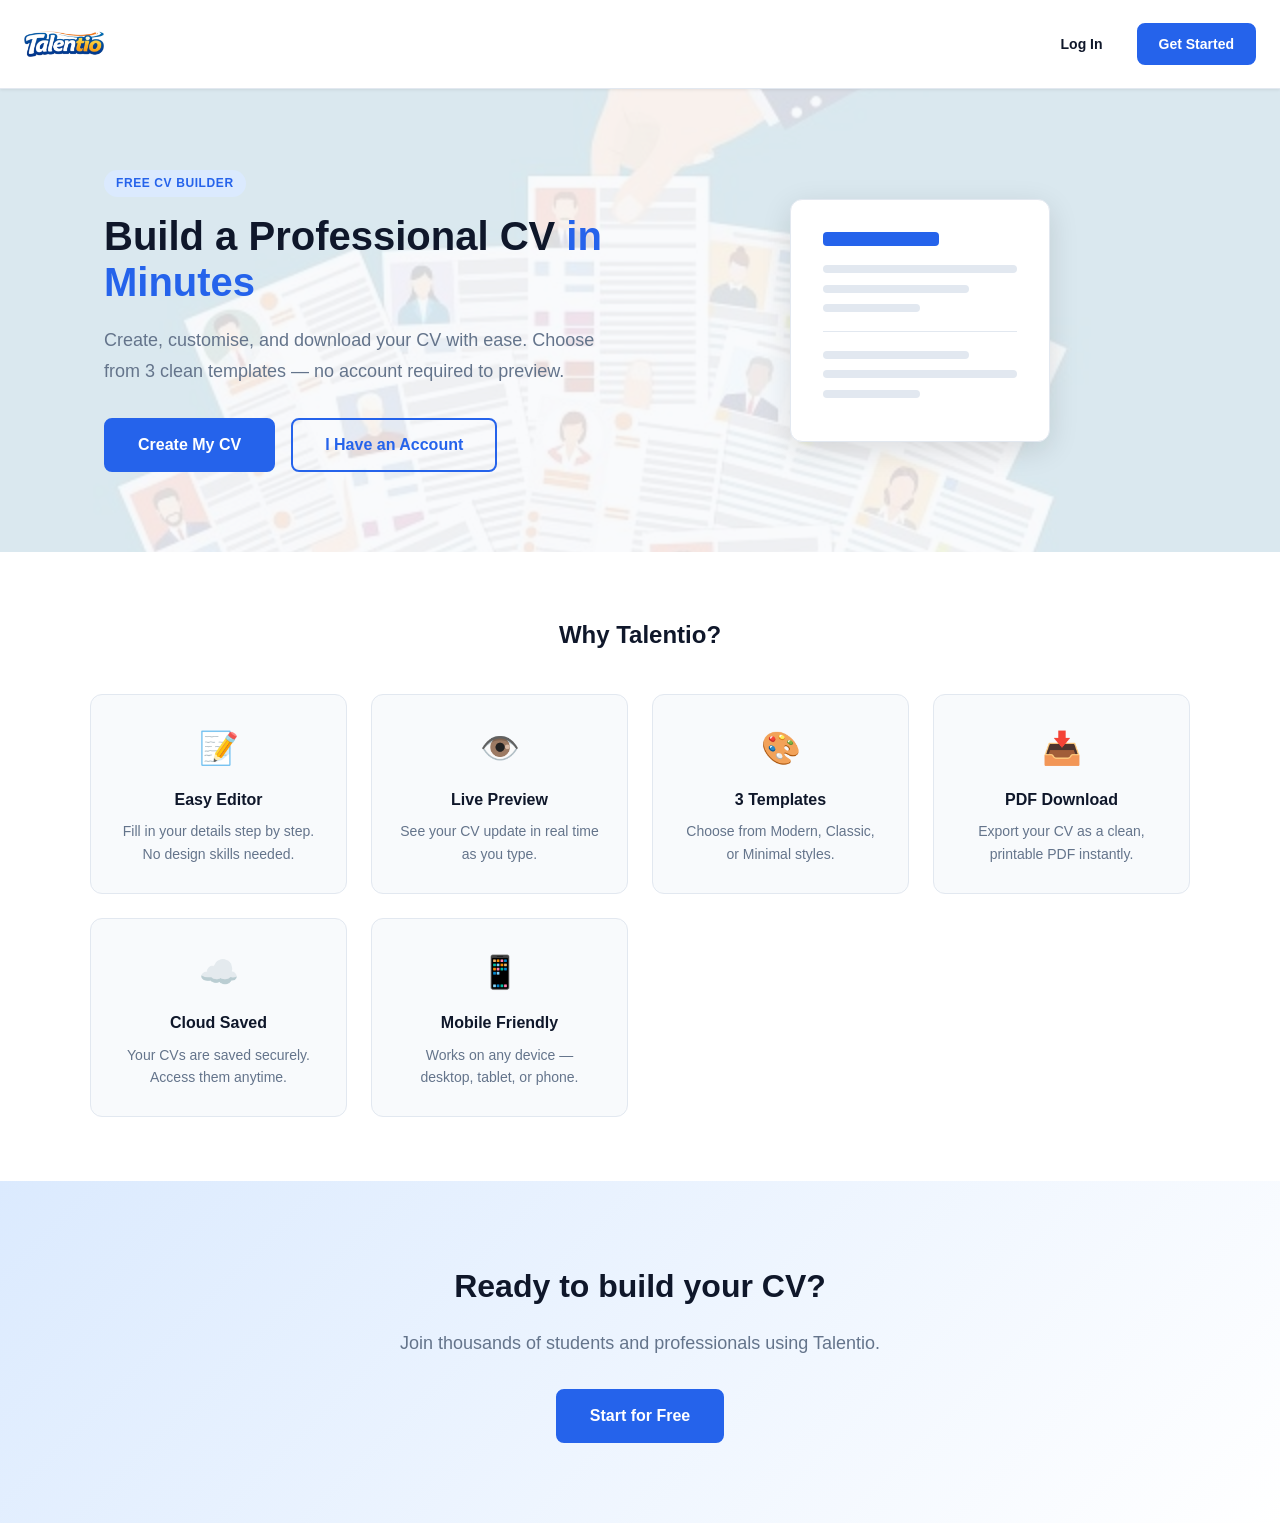
<file: frontend/index.html>
<!DOCTYPE html>
<html lang="en">
<head>
  <meta charset="UTF-8" />
  <meta name="viewport" content="width=device-width, initial-scale=1.0" />
  <meta name="description" content="Talentio — Build a professional CV in minutes." />
  <title>Talentio — Build Your CV Fast</title>
  <link rel="icon" type="image/png" href="public/favicon.png" />
  <link rel="stylesheet" href="assets/css/base.css" />
  <link rel="stylesheet" href="assets/css/responsive.css" />
</head>
<body>

  <!-- NAVBAR -->
  <nav class="navbar" role="navigation" aria-label="Main navigation">
    <div class="nav-brand">
      <a href="index.html" aria-label="Talentio Home" style="display: flex; align-items: center;">
        <img src="public/logo.png" alt="Talentio Logo" style="height: 4em; width: 4em; object-fit: contain; vertical-align: middle;" />
      </a>
    </div>
    <div class="nav-links">
      <a href="login.html" class="btn btn-ghost">Log In</a>
      <a href="register.html" class="btn btn-primary">Get Started</a>
    </div>
  </nav>

  <!-- HERO -->
  <main>
    <section class="hero" aria-labelledby="hero-heading">
      <div class="hero-content">
        <span class="hero-badge">Free CV Builder</span>
        <h1 id="hero-heading">Build a Professional CV <span class="highlight">in Minutes</span></h1>
        <p class="hero-subtitle">
          Create, customise, and download your CV with ease.
          Choose from 3 clean templates — no account required to preview.
        </p>
        <div class="hero-actions">
          <a href="register.html" class="btn btn-primary btn-lg">Create My CV</a>
          <a href="login.html" class="btn btn-outline btn-lg">I Have an Account</a>
        </div>
      </div>
      <div class="hero-image" aria-hidden="true">
        <div class="cv-mockup">
          <div class="mockup-header"></div>
          <div class="mockup-line long"></div>
          <div class="mockup-line medium"></div>
          <div class="mockup-line short"></div>
          <div class="mockup-divider"></div>
          <div class="mockup-line medium"></div>
          <div class="mockup-line long"></div>
          <div class="mockup-line short"></div>
        </div>
      </div>
    </section>

    <!-- FEATURES -->
    <section class="features" aria-labelledby="features-heading">
      <h2 id="features-heading" class="section-title">Why Talentio?</h2>
      <div class="features-grid">
        <article class="feature-card">
          <span class="feature-icon" aria-hidden="true">📝</span>
          <h3>Easy Editor</h3>
          <p>Fill in your details step by step. No design skills needed.</p>
        </article>
        <article class="feature-card">
          <span class="feature-icon" aria-hidden="true">👁️</span>
          <h3>Live Preview</h3>
          <p>See your CV update in real time as you type.</p>
        </article>
        <article class="feature-card">
          <span class="feature-icon" aria-hidden="true">🎨</span>
          <h3>3 Templates</h3>
          <p>Choose from Modern, Classic, or Minimal styles.</p>
        </article>
        <article class="feature-card">
          <span class="feature-icon" aria-hidden="true">📥</span>
          <h3>PDF Download</h3>
          <p>Export your CV as a clean, printable PDF instantly.</p>
        </article>
        <article class="feature-card">
          <span class="feature-icon" aria-hidden="true">☁️</span>
          <h3>Cloud Saved</h3>
          <p>Your CVs are saved securely. Access them anytime.</p>
        </article>
        <article class="feature-card">
          <span class="feature-icon" aria-hidden="true">📱</span>
          <h3>Mobile Friendly</h3>
          <p>Works on any device — desktop, tablet, or phone.</p>
        </article>
      </div>
    </section>

    <!-- CTA -->
    <section class="cta-section" aria-labelledby="cta-heading">
      <h2 id="cta-heading">Ready to build your CV?</h2>
      <p>Join thousands of students and professionals using Talentio.</p>
      <a href="register.html" class="btn btn-primary btn-lg">Start for Free</a>
    </section>
  </main>
  <script type="module" src="assets/js/modules/homeGuard.js"></script>
</body>
</html>
</file>
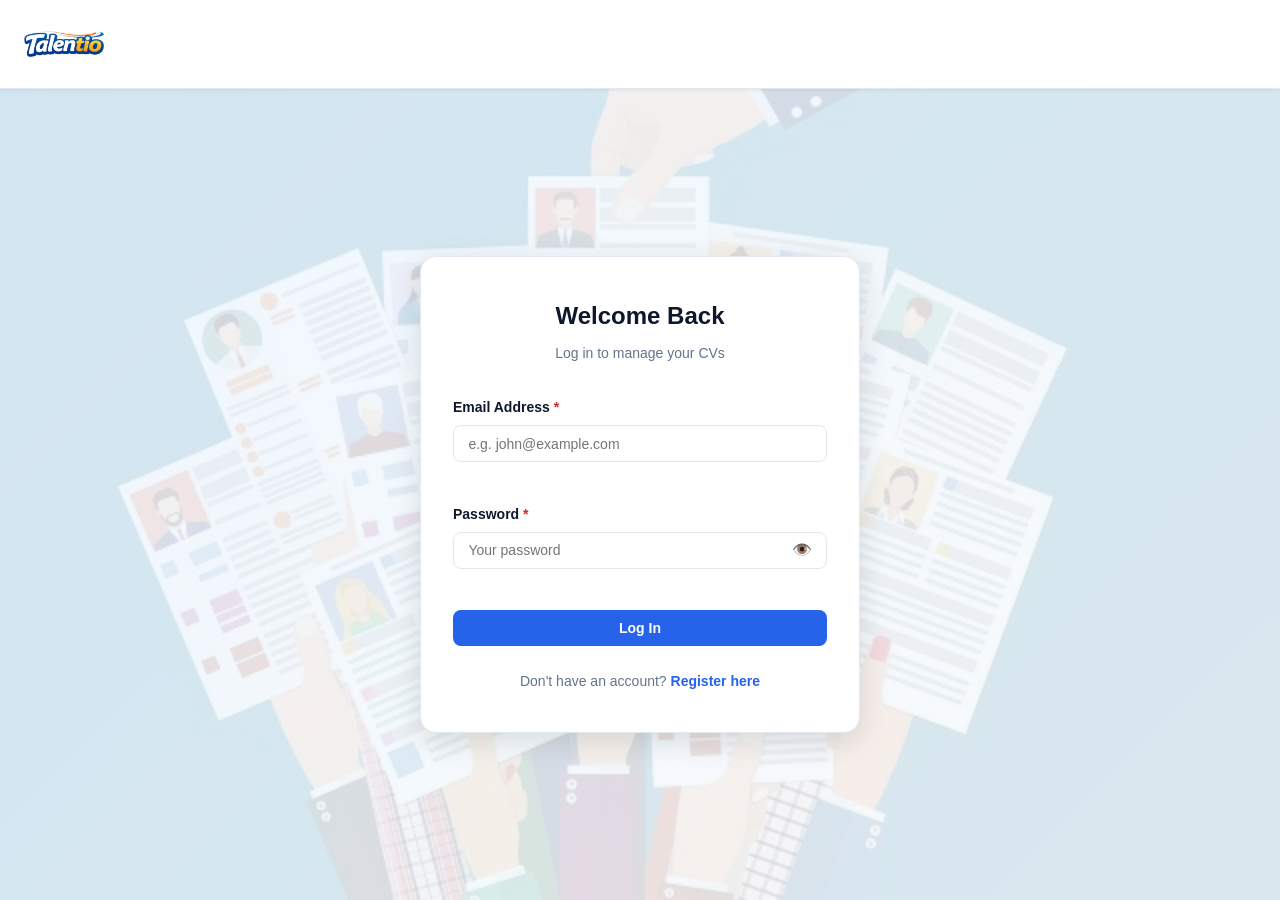
<file: frontend/dashboard.html>
<!DOCTYPE html>
<html lang="en">
<head>
  <meta charset="UTF-8" />
  <meta name="viewport" content="width=device-width, initial-scale=1.0" />
  <meta name="description" content="Your Talentio dashboard — manage all your CVs." />
  <title>Dashboard — Talentio</title>
  <link rel="icon" type="image/png" href="public/favicon.png" />
  <link rel="stylesheet" href="assets/css/base.css" />
  <link rel="stylesheet" href="assets/css/dashboard.css" />
  <link rel="stylesheet" href="assets/css/responsive.css" />
</head>
<body>

  <!-- NAVBAR -->
  <nav class="navbar" role="navigation" aria-label="Main navigation">
    <div class="nav-brand">
      <a href="index.html" aria-label="Talentio Home" style="display: flex; align-items: center;">
        <img src="public/logo.png" alt="Talentio Logo" style="height: 4em; width: 4em; object-fit: contain; vertical-align: middle;" />
      </a>
    </div>
    <div class="nav-links">
      <a class="btn btn-outline" href="profile.html">Profile</a>
      <span class="nav-user" id="nav-user-name" aria-live="polite"></span>
      <button class="btn btn-ghost" id="logout-btn" aria-label="Log out">Log Out</button>
    </div>
  </nav>

  <!-- MAIN -->
  <main class="dashboard-container">

    <!-- Header -->
    <header class="dashboard-header">
      <div>
        <h1 id="dashboard-greeting">My CVs</h1>
        <p class="dashboard-sub">Create, edit, and manage all your CVs in one place.</p>
      </div>
      <button class="btn btn-primary" id="create-cv-btn" aria-label="Create a new CV">
        + New CV
      </button>
    </header>

    <!-- Alert -->
    <div id="alert-box" class="alert hidden" role="alert" aria-live="polite"></div>

    <!-- Loading State -->
    <div id="loading-state" class="loading-state" aria-live="polite" aria-label="Loading CVs">
      <div class="spinner" aria-hidden="true"></div>
      <p>Loading your CVs...</p>
    </div>

    <!-- Empty State -->
    <div id="empty-state" class="empty-state hidden" aria-live="polite">
      <span class="empty-icon" aria-hidden="true">📄</span>
      <h2>No CVs yet</h2>
      <p>Click <strong>New CV</strong> to create your first CV.</p>
      <button class="btn btn-primary" id="empty-create-btn" aria-label="Create your first CV">
        Create My First CV
      </button>
    </div>

    <!-- CV Grid -->
    <section id="cv-grid" class="cv-grid hidden" aria-label="Your saved CVs">
      <!-- CV cards injected by dashboard.js -->
    </section>

    <!-- Sample CVs -->
    <section class="sample-section" aria-label="Sample CVs">
      <div class="sample-header">
        <h2>Sample CVs</h2>
        <p class="sample-sub">Preview polished examples from our library.</p>
      </div>
      <div class="sample-grid">
        <a class="sample-card" href="public/samples/sample1.pdf" target="_blank" rel="noopener">
          <span class="sample-title">Sample 1</span>
          <span class="sample-meta">Modern layout · PDF</span>
        </a>
        <a class="sample-card" href="public/samples/sample2.pdf" target="_blank" rel="noopener">
          <span class="sample-title">Sample 2</span>
          <span class="sample-meta">Classic layout · PDF</span>
        </a>
        <a class="sample-card" href="public/samples/sample3.pdf" target="_blank" rel="noopener">
          <span class="sample-title">Sample 3</span>
          <span class="sample-meta">Minimal layout · PDF</span>
        </a>
        <a class="sample-card" href="public/samples/sample4.pdf" target="_blank" rel="noopener">
          <span class="sample-title">Sample 4</span>
          <span class="sample-meta">Sidebar layout · PDF</span>
        </a>
        <a class="sample-card" href="public/samples/sample5.pdf" target="_blank" rel="noopener">
          <span class="sample-title">Sample 5</span>
          <span class="sample-meta">Slate layout · PDF</span>
        </a>
      </div>
    </section>

  </main>

  <!-- Delete Confirmation Modal -->
  <div id="delete-modal" class="modal hidden" role="dialog" aria-modal="true" aria-labelledby="modal-title">
    <div class="modal-overlay" id="modal-overlay"></div>
    <div class="modal-content">
      <h2 id="modal-title">Delete CV?</h2>
      <p>Are you sure you want to delete <strong id="modal-cv-title"></strong>? This cannot be undone.</p>
      <div class="modal-actions">
        <button class="btn btn-ghost" id="modal-cancel-btn">Cancel</button>
        <button class="btn btn-danger" id="modal-confirm-btn">Delete</button>
      </div>
    </div>
  </div>
  <script type="module" src="assets/js/modules/dashboard.js"></script>
</body>
</html>
</file>
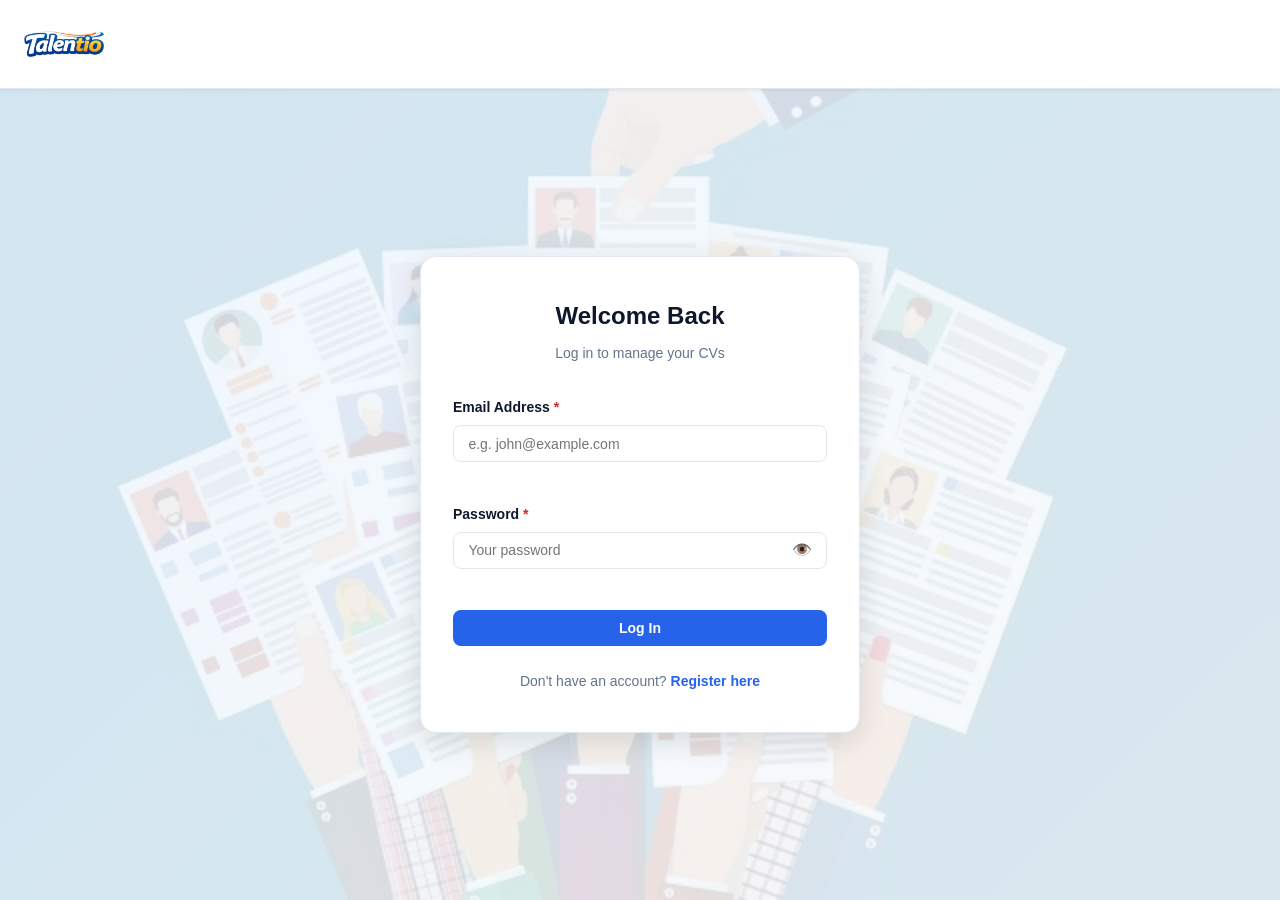
<file: frontend/login.html>
<!DOCTYPE html>
<html lang="en">
<head>
  <meta charset="UTF-8" />
  <meta name="viewport" content="width=device-width, initial-scale=1.0" />
  <meta name="description" content="Log in to your Talentio account." />
  <title>Log In — Talentio</title>
  <link rel="icon" type="image/png" href="public/favicon.png" />
  <link rel="stylesheet" href="assets/css/base.css" />
  <link rel="stylesheet" href="assets/css/auth.css" />
  <link rel="stylesheet" href="assets/css/responsive.css" />
</head>
<body class="auth-page">

  <nav class="navbar" role="navigation" aria-label="Main navigation">
    <div class="nav-brand">
      <a href="index.html" aria-label="Talentio Home" style="display: flex; align-items: center;">
        <img src="public/logo.png" alt="Talentio Logo" style="height: 4em; width: 4em; object-fit: contain; vertical-align: middle;" />
      </a>
    </div>
  </nav>

  <main class="auth-container">
    <div class="auth-card">
      <div class="auth-header">
        <h1>Welcome Back</h1>
        <p>Log in to manage your CVs</p>
      </div>

      <div id="alert-box" class="alert hidden" role="alert" aria-live="polite"></div>

      <form id="login-form" class="auth-form" novalidate aria-label="Login form">

        <div class="form-group">
          <label for="email">Email Address <span class="required" aria-hidden="true">*</span></label>
          <input
            type="email"
            id="email"
            name="email"
            placeholder="e.g. john@example.com"
            autocomplete="email"
            required
            aria-required="true"
            aria-describedby="email-error"
          />
          <span class="field-error" id="email-error" role="alert"></span>
        </div>

        <div class="form-group">
          <label for="password">Password <span class="required" aria-hidden="true">*</span></label>
          <div class="input-with-toggle">
            <input
              type="password"
              id="password"
              name="password"
              placeholder="Your password"
              autocomplete="current-password"
              required
              aria-required="true"
              aria-describedby="password-error"
            />
            <button type="button" class="toggle-password" aria-label="Toggle password visibility" data-target="password">
              👁️
            </button>
          </div>
          <span class="field-error" id="password-error" role="alert"></span>
        </div>

        <button type="submit" class="btn btn-primary btn-full" id="login-btn">
          <span class="btn-text">Log In</span>
          <span class="btn-spinner hidden" aria-hidden="true">⏳</span>
        </button>

      </form>

      <div class="auth-footer">
        <p>Don't have an account? <a href="register.html">Register here</a></p>
      </div>
    </div>
  </main>

  <script type="module" src="assets/js/modules/auth.js"></script>
</body>
</html>
</file>
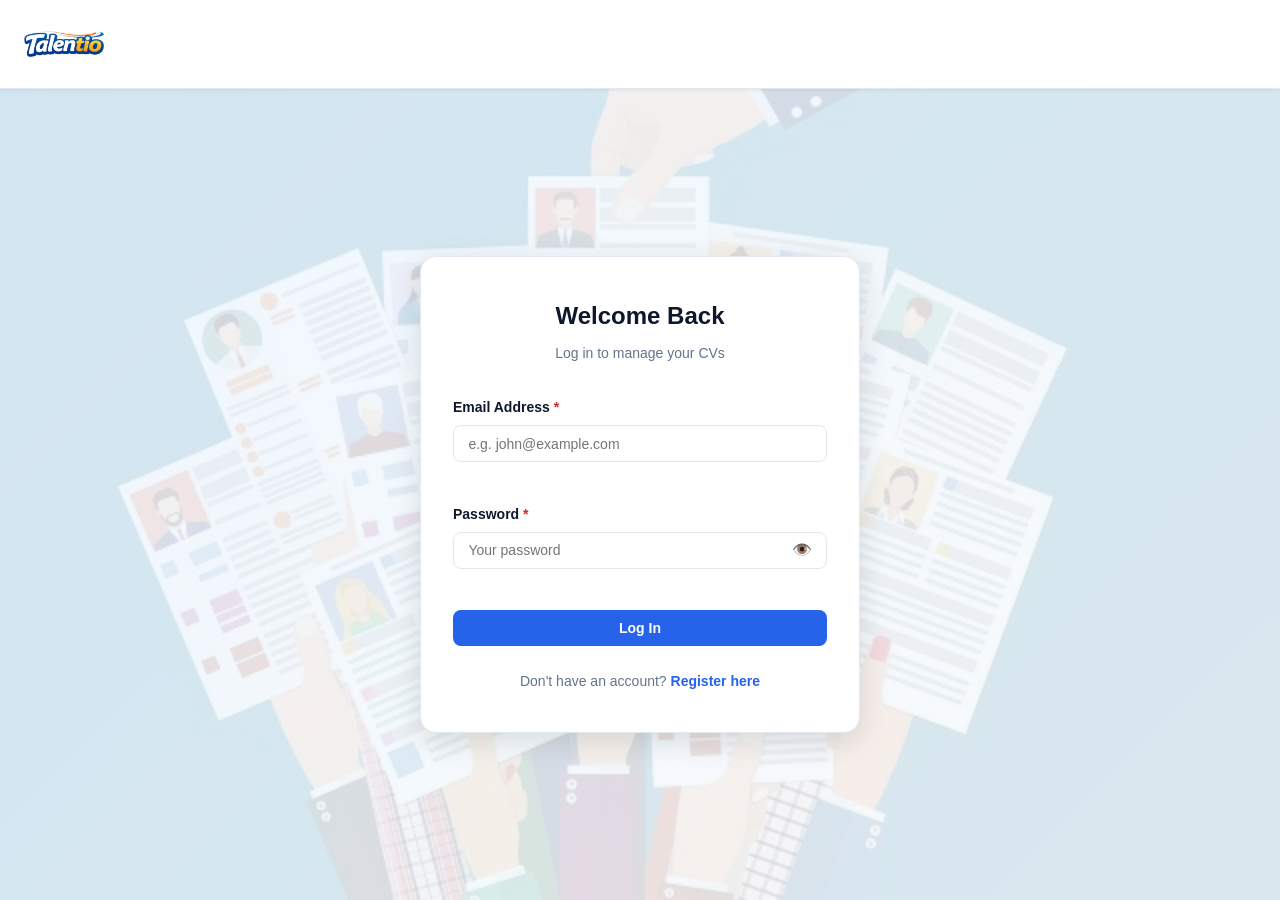
<file: frontend/profile.html>
<!DOCTYPE html>
<html lang="en">
<head>
  <meta charset="UTF-8" />
  <meta name="viewport" content="width=device-width, initial-scale=1.0" />
  <meta name="description" content="Update your Talentio profile details." />
  <title>Profile — Talentio</title>
  <link rel="icon" type="image/png" href="public/favicon.png" />
  <link rel="stylesheet" href="assets/css/base.css" />
  <link rel="stylesheet" href="assets/css/profile.css" />
  <link rel="stylesheet" href="assets/css/responsive.css" />
</head>
<body>

  <nav class="navbar" role="navigation" aria-label="Main navigation">
    <div class="nav-brand">
      <a href="dashboard.html" aria-label="Back to dashboard" style="display: flex; align-items: center;">
        <img src="public/logo.png" alt="Talentio Logo" style="height: 4em; width: 4em; object-fit: contain; vertical-align: middle;" />
      </a>
    </div>
    <div class="nav-links">
      <a class="btn btn-outline" href="dashboard.html">← Dashboard</a>
      <button class="btn btn-ghost" id="logout-btn" aria-label="Log out">Log Out</button>
    </div>
  </nav>

  <main class="profile-container">
    <section class="profile-card" aria-label="Profile form">
      <div class="profile-header">
        <div>
          <p class="eyebrow">Account</p>
          <h1>Profile Settings</h1>
          <p class="sub">Update your name, email, or change your password.</p>
        </div>
      </div>

      <div id="alert-box" class="alert hidden" role="alert" aria-live="polite"></div>

      <form id="profile-form" class="profile-form" novalidate>
        <div class="form-grid">
          <div class="form-group">
            <label for="full_name">Full Name</label>
            <input type="text" id="full_name" name="full_name" placeholder="e.g. Alex Johnson" autocomplete="name" required />
          </div>
          <div class="form-group">
            <label for="email">Email</label>
            <input type="email" id="email" name="email" placeholder="you@example.com" autocomplete="email" required />
          </div>
        </div>

        <div class="divider">
          <span>Change Password</span>
        </div>

        <div class="form-grid">
          <div class="form-group">
            <label for="current_password">Current Password</label>
            <input type="password" id="current_password" name="current_password" autocomplete="current-password" placeholder="••••••••" />
          </div>
          <div class="form-group">
            <label for="new_password">New Password</label>
            <input type="password" id="new_password" name="new_password" autocomplete="new-password" placeholder="At least 8 characters" />
          </div>
          <div class="form-group">
            <label for="confirm_password">Confirm New Password</label>
            <input type="password" id="confirm_password" name="confirm_password" autocomplete="new-password" placeholder="Repeat new password" />
          </div>
        </div>

        <div class="actions">
          <button type="submit" class="btn btn-primary" id="save-btn">
            <span class="btn-text">Save Changes</span>
            <span class="btn-spinner hidden" aria-hidden="true">⏳</span>
          </button>
        </div>
      </form>
    </section>
  </main>

  <script type="module" src="assets/js/modules/profile.js"></script>
</body>
</html>
</file>
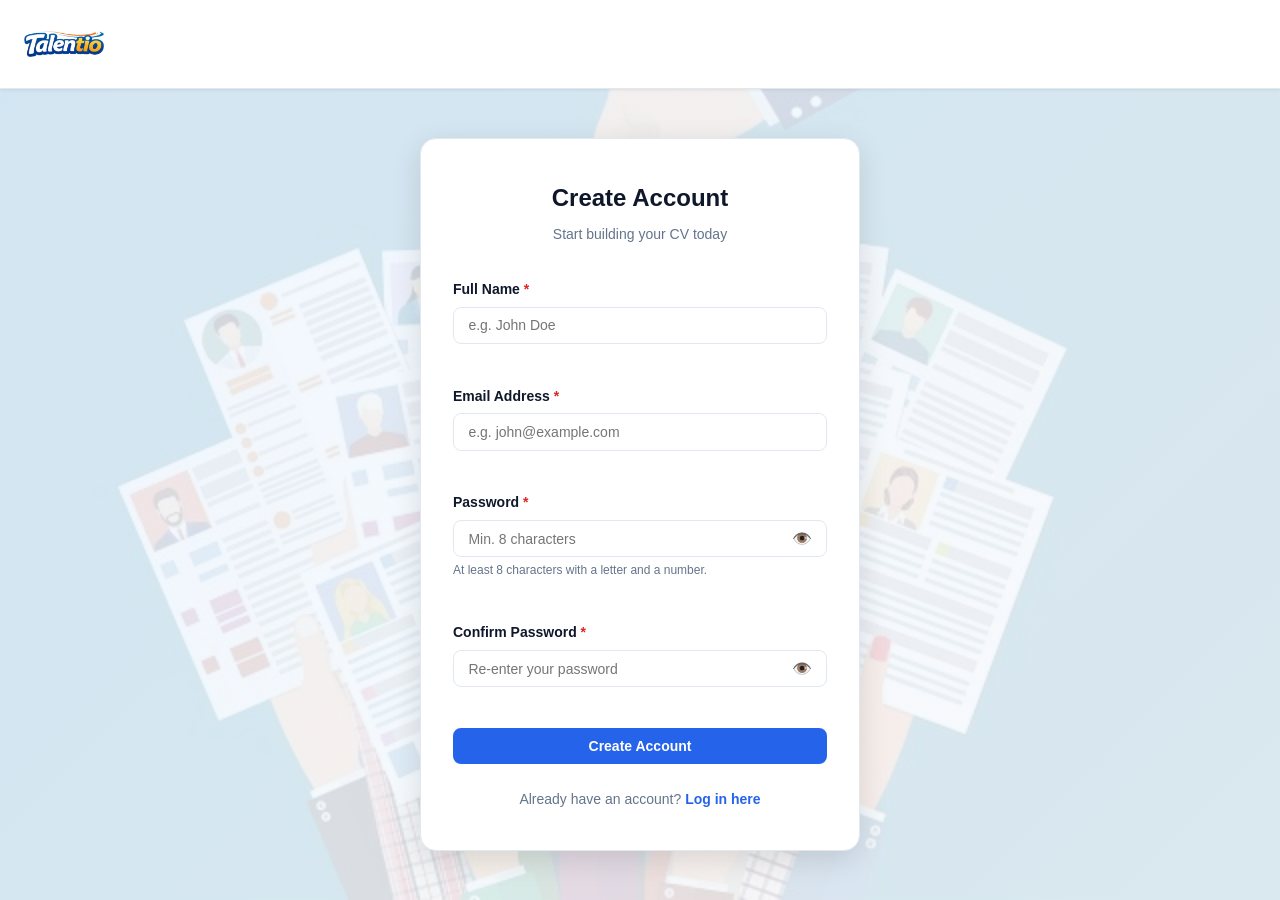
<file: frontend/register.html>
<!DOCTYPE html>
<html lang="en">
<head>
  <meta charset="UTF-8" />
  <meta name="viewport" content="width=device-width, initial-scale=1.0" />
  <meta name="description" content="Create a free Talentio account." />
  <title>Register — Talentio</title>
  <link rel="icon" type="image/png" href="public/favicon.png" />
  <link rel="stylesheet" href="assets/css/base.css" />
  <link rel="stylesheet" href="assets/css/auth.css" />
  <link rel="stylesheet" href="assets/css/responsive.css" />
</head>
<body class="auth-page">

  <nav class="navbar" role="navigation" aria-label="Main navigation">
    <div class="nav-brand">
      <a href="index.html" aria-label="Talentio Home" style="display: flex; align-items: center;">
        <img src="public/logo.png" alt="Talentio Logo" style="height: 4em; width: 4em; object-fit: contain; vertical-align: middle;" />
      </a>
    </div>
  </nav>

  <main class="auth-container">
    <div class="auth-card">
      <div class="auth-header">
        <h1>Create Account</h1>
        <p>Start building your CV today</p>
      </div>

      <!-- Alert Box -->
      <div id="alert-box" class="alert hidden" role="alert" aria-live="polite"></div>

      <form id="register-form" class="auth-form" novalidate aria-label="Register form">

        <div class="form-group">
          <label for="full-name">Full Name <span class="required" aria-hidden="true">*</span></label>
          <input
            type="text"
            id="full-name"
            name="full_name"
            placeholder="e.g. John Doe"
            autocomplete="name"
            required
            aria-required="true"
            aria-describedby="full-name-error"
          />
          <span class="field-error" id="full-name-error" role="alert"></span>
        </div>

        <div class="form-group">
          <label for="email">Email Address <span class="required" aria-hidden="true">*</span></label>
          <input
            type="email"
            id="email"
            name="email"
            placeholder="e.g. john@example.com"
            autocomplete="email"
            required
            aria-required="true"
            aria-describedby="email-error"
          />
          <span class="field-error" id="email-error" role="alert"></span>
        </div>

        <div class="form-group">
          <label for="password">Password <span class="required" aria-hidden="true">*</span></label>
          <div class="input-with-toggle">
            <input
              type="password"
              id="password"
              name="password"
              placeholder="Min. 8 characters"
              autocomplete="new-password"
              required
              aria-required="true"
              aria-describedby="password-error password-hint"
            />
            <button type="button" class="toggle-password" aria-label="Toggle password visibility" data-target="password">
              👁️
            </button>
          </div>
          <span class="field-hint" id="password-hint">At least 8 characters with a letter and a number.</span>
          <span class="field-error" id="password-error" role="alert"></span>
        </div>

        <div class="form-group">
          <label for="confirm-password">Confirm Password <span class="required" aria-hidden="true">*</span></label>
          <div class="input-with-toggle">
            <input
              type="password"
              id="confirm-password"
              name="confirm_password"
              placeholder="Re-enter your password"
              autocomplete="new-password"
              required
              aria-required="true"
              aria-describedby="confirm-password-error"
            />
            <button type="button" class="toggle-password" aria-label="Toggle confirm password visibility" data-target="confirm-password">
              👁️
            </button>
          </div>
          <span class="field-error" id="confirm-password-error" role="alert"></span>
        </div>

        <button type="submit" class="btn btn-primary btn-full" id="register-btn">
          <span class="btn-text">Create Account</span>
          <span class="btn-spinner hidden" aria-hidden="true">⏳</span>
        </button>

      </form>

      <div class="auth-footer">
        <p>Already have an account? <a href="login.html">Log in here</a></p>
      </div>
    </div>
  </main>

  <script type="module" src="assets/js/modules/auth.js"></script>
</body>
</html>
</file>
<file: frontend/assets/css/base.css>
/* =========================================================
   BASE CSS — Talentio
   Global reset, variables, typography, shared components
   ========================================================= */

/* --- CSS Variables --- */
:root {
  --color-primary: #2563eb;
  --color-primary-dark: #1d4ed8;
  --color-primary-light: #dbeafe;
  --color-secondary: #64748b;
  --color-success: #16a34a;
  --color-success-light: #dcfce7;
  --color-danger: #dc2626;
  --color-danger-light: #fee2e2;
  --color-warning: #d97706;
  --color-warning-light: #fef3c7;

  --color-text: #0f172a;
  --color-text-muted: #64748b;
  --color-bg: #f8fafc;
  --color-bg-white: #ffffff;
  --color-border: #e2e8f0;
  --color-border-focus: #2563eb;

  --font-base: 'Segoe UI', Tahoma, Geneva, Verdana, sans-serif;
  --font-size-xs: 0.75rem;
  --font-size-sm: 0.875rem;
  --font-size-base: 1rem;
  --font-size-lg: 1.125rem;
  --font-size-xl: 1.25rem;
  --font-size-2xl: 1.5rem;
  --font-size-3xl: 2rem;
  --font-size-4xl: 2.5rem;

  --radius-sm: 4px;
  --radius-base: 8px;
  --radius-lg: 12px;
  --radius-xl: 16px;
  --radius-full: 9999px;

  --shadow-sm: 0 1px 3px rgba(0, 0, 0, 0.08);
  --shadow-base: 0 4px 12px rgba(0, 0, 0, 0.1);
  --shadow-lg: 0 8px 30px rgba(0, 0, 0, 0.12);

  --transition: 0.2s ease;
  --navbar-height: 160px;
}

/* --- Reset --- */
*,
*::before,
*::after {
  box-sizing: border-box;
  margin: 0;
  padding: 0;
}

html {
  scroll-behavior: smooth;
  font-size: 16px;
  background-color: var(--color-bg);
}

body {
  font-family: var(--font-base);
  font-size: var(--font-size-base);
  color: var(--color-text);
  background-color: transparent;
  line-height: 1.6;
  -webkit-font-smoothing: antialiased;
  position: relative;
  isolation: isolate;
}

body::before {
  content: "";
  position: fixed;
  inset: 0;
  background: url("../../public/bg.png") center / cover no-repeat;
  opacity: 0.14;
  pointer-events: none;
  z-index: -1;
}

img {
  max-width: 100%;
  display: block;
}

a {
  color: var(--color-primary);
  text-decoration: none;
  transition: color var(--transition);
}

a:hover,
a:focus {
  color: var(--color-primary-dark);
  text-decoration: underline;
}

ul {
  list-style: none;
}

button {
  cursor: pointer;
  font-family: var(--font-base);
}

textarea {
  resize: vertical;
}

.sr-only {
  position: absolute;
  width: 1px;
  height: 1px;
  padding: 0;
  margin: -1px;
  overflow: hidden;
  clip: rect(0, 0, 0, 0);
  white-space: nowrap;
  border: 0;
}

/* --- Navbar --- */
.navbar {
  position: sticky;
  top: 0;
  z-index: 100;
  display: flex;
  align-items: center;
  justify-content: space-between;
  height: fit-content;
  padding: 0.25rem 1.5rem;
  background: var(--color-bg-white);
  border-bottom: 1px solid var(--color-border);
  box-shadow: var(--shadow-sm);
}

.nav-brand a {
  display: flex;
  align-items: center;
  gap: 0.4rem;
  font-size: var(--font-size-xl);
  font-weight: 700;
  color: var(--color-primary);
  text-decoration: none;
}

.brand-icon {
  font-size: 1.3rem;
}

.nav-links {
  display: flex;
  align-items: center;
  gap: 0.75rem;
}

.nav-user {
  font-size: var(--font-size-sm);
  color: var(--color-text-muted);
  font-weight: 500;
}

/* --- Buttons --- */
.btn {
  display: inline-flex;
  align-items: center;
  justify-content: center;
  gap: 0.4rem;
  padding: 0.5rem 1.25rem;
  font-size: var(--font-size-sm);
  font-weight: 600;
  border-radius: var(--radius-base);
  border: 2px solid transparent;
  transition: all var(--transition);
  cursor: pointer;
  text-decoration: none;
  white-space: nowrap;
}

.btn:focus-visible {
  outline: 3px solid var(--color-primary);
  outline-offset: 2px;
}

.btn-primary {
  background: var(--color-primary);
  color: #fff;
  border-color: var(--color-primary);
}

.btn-primary:hover {
  background: var(--color-primary-dark);
  border-color: var(--color-primary-dark);
  color: #fff;
  text-decoration: none;
}

.btn-outline {
  background: transparent;
  color: var(--color-primary);
  border-color: var(--color-primary);
}

.btn-outline:hover {
  background: var(--color-primary-light);
  text-decoration: none;
}

.btn-ghost {
  background: transparent;
  color: var(--color-text);
  border-color: transparent;
}

.btn-ghost:hover {
  background: var(--color-bg);
  color: var(--color-text);
  text-decoration: none;
}

.btn-danger {
  background: var(--color-danger);
  color: #fff;
  border-color: var(--color-danger);
}

.btn-danger:hover {
  background: #b91c1c;
  border-color: #b91c1c;
  color: #fff;
  text-decoration: none;
}

.btn-lg {
  padding: 0.75rem 2rem;
  font-size: var(--font-size-base);
}

.btn-sm {
  padding: 0.3rem 0.8rem;
  font-size: var(--font-size-xs);
}

.btn-full {
  width: 100%;
}

/* --- Alerts --- */
.alert {
  padding: 0.75rem 1rem;
  border-radius: var(--radius-base);
  font-size: var(--font-size-sm);
  font-weight: 500;
  margin-bottom: 1rem;
}

.alert-success {
  background: var(--color-success-light);
  color: var(--color-success);
  border: 1px solid #bbf7d0;
}

.alert-error {
  background: var(--color-danger-light);
  color: var(--color-danger);
  border: 1px solid #fecaca;
}

.alert-info {
  background: var(--color-primary-light);
  color: var(--color-primary);
  border: 1px solid #bfdbfe;
}

.hidden {
  display: none !important;
}

/* --- Form Groups --- */
.form-group {
  margin-bottom: 1.25rem;
}

.form-group label {
  display: block;
  margin-bottom: 0.4rem;
  font-size: var(--font-size-sm);
  font-weight: 600;
  color: var(--color-text);
}

.form-group input,
.form-group textarea,
.form-group select {
  width: 100%;
  padding: 0.6rem 0.9rem;
  font-size: var(--font-size-sm);
  border: 1.5px solid var(--color-border);
  border-radius: var(--radius-base);
  background: var(--color-bg-white);
  color: var(--color-text);
  transition: border-color var(--transition), box-shadow var(--transition);
}

.form-group input:focus,
.form-group textarea:focus,
.form-group select:focus {
  outline: none;
  border-color: var(--color-border-focus);
  box-shadow: 0 0 0 3px rgba(37, 99, 235, 0.15);
}

.form-group input.is-invalid,
.form-group textarea.is-invalid {
  border-color: var(--color-danger);
}

.field-error {
  display: block;
  margin-top: 0.3rem;
  font-size: var(--font-size-xs);
  color: var(--color-danger);
  min-height: 1rem;
}

.field-hint {
  display: block;
  margin-top: 0.25rem;
  font-size: var(--font-size-xs);
  color: var(--color-text-muted);
}

.required {
  color: var(--color-danger);
}

/* --- Footer --- */
.footer {
  text-align: center;
  padding: 1.5rem;
  font-size: var(--font-size-xs);
  color: var(--color-text-muted);
  border-top: 1px solid var(--color-border);
  background: var(--color-bg-white);
  margin-top: auto;
}

/* --- Spinner --- */
.spinner {
  width: 32px;
  height: 32px;
  border: 3px solid var(--color-border);
  border-top-color: var(--color-primary);
  border-radius: 50%;
  animation: spin 0.8s linear infinite;
}

@keyframes spin {
  to { transform: rotate(360deg); }
}

/* --- Landing Page: Hero --- */
.hero {
  display: flex;
  align-items: center;
  justify-content: space-between;
  gap: 3rem;
  padding: 5rem 4rem;
  max-width: 1200px;
  margin: 0 auto;
}

.hero-badge {
  display: inline-block;
  background: var(--color-primary-light);
  color: var(--color-primary);
  font-size: var(--font-size-xs);
  font-weight: 700;
  padding: 0.25rem 0.75rem;
  border-radius: var(--radius-full);
  text-transform: uppercase;
  letter-spacing: 0.05em;
  margin-bottom: 1rem;
}

.hero-content {
  flex: 1;
  max-width: 560px;
}

.hero-content h1 {
  font-size: var(--font-size-4xl);
  font-weight: 800;
  line-height: 1.15;
  margin-bottom: 1.25rem;
  color: var(--color-text);
}

.highlight {
  color: var(--color-primary);
}

.hero-subtitle {
  font-size: var(--font-size-lg);
  color: var(--color-text-muted);
  margin-bottom: 2rem;
  line-height: 1.7;
}

.hero-actions {
  display: flex;
  gap: 1rem;
  flex-wrap: wrap;
}

/* Hero CV Mockup */
.hero-image {
  flex: 1;
  display: flex;
  justify-content: center;
}

.cv-mockup {
  background: var(--color-bg-white);
  border: 1px solid var(--color-border);
  border-radius: var(--radius-lg);
  padding: 2rem;
  width: 260px;
  box-shadow: var(--shadow-lg);
}

.mockup-header {
  height: 14px;
  background: var(--color-primary);
  border-radius: var(--radius-sm);
  margin-bottom: 1.2rem;
  width: 60%;
}

.mockup-line {
  height: 8px;
  background: var(--color-border);
  border-radius: var(--radius-sm);
  margin-bottom: 0.7rem;
}

.mockup-line.long { width: 100%; }
.mockup-line.medium { width: 75%; }
.mockup-line.short { width: 50%; }

.mockup-divider {
  height: 1px;
  background: var(--color-border);
  margin: 1.2rem 0;
}

/* Features Section */
.features {
  padding: 4rem 4rem;
  background: var(--color-bg-white);
}

.section-title {
  text-align: center;
  font-size: var(--font-size-2xl);
  font-weight: 700;
  margin-bottom: 2.5rem;
  color: var(--color-text);
}

.features-grid {
  display: grid;
  grid-template-columns: repeat(auto-fit, minmax(220px, 1fr));
  gap: 1.5rem;
  max-width: 1100px;
  margin: 0 auto;
}

.feature-card {
  background: var(--color-bg);
  border: 1px solid var(--color-border);
  border-radius: var(--radius-lg);
  padding: 1.75rem;
  text-align: center;
  transition: box-shadow var(--transition), transform var(--transition);
}

.feature-card:hover {
  box-shadow: var(--shadow-base);
  transform: translateY(-2px);
}

.feature-icon {
  font-size: 2rem;
  display: block;
  margin-bottom: 0.75rem;
}

.feature-card h3 {
  font-size: var(--font-size-base);
  font-weight: 700;
  margin-bottom: 0.5rem;
}

.feature-card p {
  font-size: var(--font-size-sm);
  color: var(--color-text-muted);
}

/* CTA Section */
.cta-section {
  text-align: center;
  padding: 5rem 2rem;
  background: linear-gradient(135deg, var(--color-primary-light), #fff);
}

.cta-section h2 {
  font-size: var(--font-size-3xl);
  font-weight: 800;
  margin-bottom: 1rem;
}

.cta-section p {
  font-size: var(--font-size-lg);
  color: var(--color-text-muted);
  margin-bottom: 2rem;
}
</file>
<file: frontend/assets/css/responsive.css>
/* =========================================================
   RESPONSIVE CSS — Talentio
   Mobile First Breakpoints
   ========================================================= */

/* ---- Tablet: max 900px ---- */
@media (max-width: 900px) {

  .hero {
    flex-direction: column;
    padding: 3rem 2rem;
    text-align: center;
  }

  .hero-content h1 {
    font-size: var(--font-size-3xl);
  }

  .hero-actions {
    justify-content: center;
  }

  .hero-image {
    width: 100%;
  }

  .cv-mockup {
    width: 200px;
    margin: 0 auto;
  }

  .features {
    padding: 3rem 2rem;
  }

  .editor-layout {
    grid-template-columns: 1fr;
    height: auto;
    overflow: visible;
  }

  .editor-panel {
    border-right: none;
    border-bottom: 2px solid var(--color-border);
    max-height: 60vh;
    overflow-y: auto;
  }

  .preview-panel {
    min-height: 80vh;
  }

  .preview-body {
    display: flex;
    flex-direction: column;
    height: auto;
    padding-right: 0;
  }

  .template-rail {
    width: 100%;
    border-left: none;
    border-top: 1px solid var(--color-border);
    box-shadow: none;
    position: relative;
    height: auto;
  }

  .template-rail-list {
    flex-direction: row;
    overflow-x: auto;
    gap: 0.75rem;
  }

  .template-btn {
    min-width: 220px;
  }

  .preview-wrapper {
    padding: 1rem;
  }

  .cv-preview {
    width: 100%;
    min-height: auto;
    padding: 1.5rem;
  }

  .dashboard-header {
    flex-direction: column;
    align-items: stretch;
  }

  .dashboard-header button {
    align-self: flex-start;
  }

}

/* ---- Mobile: max 600px ---- */
@media (max-width: 600px) {

  .navbar {
    padding: 0 1rem;
  }

  .hero {
    padding: 2rem 1rem;
  }

  .hero-content h1 {
    font-size: var(--font-size-2xl);
  }

  .hero-subtitle {
    font-size: var(--font-size-base);
  }

  .features-grid {
    grid-template-columns: 1fr;
  }

  .auth-card {
    padding: 1.75rem 1.25rem;
    border-radius: var(--radius-lg);
  }

  .cv-grid {
    grid-template-columns: 1fr;
  }

  .editor-tabs {
    overflow-x: auto;
    scrollbar-width: none;
  }

  .editor-tabs::-webkit-scrollbar {
    display: none;
  }

  .tab-btn {
    min-width: 72px;
  }

  .modal-content {
    padding: 1.5rem 1.25rem;
  }

  .template-selector {
    justify-content: center;
  }

  .nav-editor-actions {
    gap: 0.25rem;
  }

  .nav-editor-actions .btn {
    padding: 0.4rem 0.7rem;
    font-size: 0.7rem;
  }

  .save-status {
    display: none;
  }

}

/* ---- Print Styles --- */
@media print {
  .navbar,
  .editor-panel,
  .preview-toolbar,
  .template-rail,
  .footer {
    display: none !important;
  }

  .editor-layout {
    display: block;
  }

  .preview-panel {
    background: white;
    padding: 0;
  }

  .preview-wrapper {
    padding: 0;
  }

  .cv-preview {
    box-shadow: none;
    width: 100%;
    padding: 0;
  }
}
</file>
<file: frontend/assets/css/dashboard.css>
/* =========================================================
   DASHBOARD CSS — Talentio
   ========================================================= */

.dashboard-container {
  max-width: 1100px;
  margin: 0 auto;
  padding: 2.5rem 2rem;
  min-height: calc(100vh - var(--navbar-height) - 60px);
}

.dashboard-header {
  display: flex;
  align-items: flex-start;
  justify-content: space-between;
  gap: 1rem;
  margin-bottom: 2rem;
  flex-wrap: wrap;
}

.dashboard-header h1 {
  font-size: var(--font-size-2xl);
  font-weight: 800;
}

.dashboard-sub {
  font-size: var(--font-size-sm);
  color: var(--color-text-muted);
  margin-top: 0.25rem;
}

/* Loading / Empty State */
.loading-state,
.empty-state {
  text-align: center;
  padding: 5rem 2rem;
  color: var(--color-text-muted);
}

.loading-state {
  display: flex;
  flex-direction: column;
  align-items: center;
  gap: 1rem;
}

.empty-icon {
  font-size: 3.5rem;
  display: block;
  margin-bottom: 1rem;
}

.empty-state h2 {
  font-size: var(--font-size-xl);
  color: var(--color-text);
  margin-bottom: 0.5rem;
}

.empty-state p {
  margin-bottom: 1.5rem;
}

/* CV Grid */
.cv-grid {
  display: grid;
  grid-template-columns: repeat(auto-fill, minmax(280px, 1fr));
  gap: 1.5rem;
}

/* Sample CVs */
.sample-section {
  margin-top: 3rem;
  padding-top: 2.5rem;
  border-top: 1px solid var(--color-border);
}

.sample-header h2 {
  font-size: var(--font-size-xl);
  font-weight: 800;
}

.sample-sub {
  font-size: var(--font-size-sm);
  color: var(--color-text-muted);
  margin-top: 0.35rem;
}

.sample-grid {
  margin-top: 1.5rem;
  display: grid;
  grid-template-columns: repeat(auto-fill, minmax(220px, 1fr));
  gap: 1rem;
}

.sample-card {
  border: 1px solid var(--color-border);
  border-radius: var(--radius-lg);
  padding: 1rem 1.25rem;
  background: var(--color-bg-white);
  display: flex;
  flex-direction: column;
  gap: 0.35rem;
  text-decoration: none;
  color: var(--color-text);
  transition: box-shadow var(--transition), transform var(--transition);
}

.sample-card:hover {
  box-shadow: var(--shadow-base);
  transform: translateY(-2px);
}

.sample-title {
  font-weight: 700;
  font-size: var(--font-size-base);
}

.sample-meta {
  font-size: var(--font-size-xs);
  color: var(--color-text-muted);
}

/* CV Card */
.cv-card {
  background: var(--color-bg-white);
  border: 1px solid var(--color-border);
  border-radius: var(--radius-lg);
  padding: 1.5rem;
  transition: box-shadow var(--transition), transform var(--transition);
  display: flex;
  flex-direction: column;
  gap: 1rem;
}

.cv-card:hover {
  box-shadow: var(--shadow-base);
  transform: translateY(-2px);
}

.cv-card-header {
  display: flex;
  justify-content: space-between;
  align-items: flex-start;
  gap: 0.5rem;
}

.cv-card-title {
  font-size: var(--font-size-base);
  font-weight: 700;
  color: var(--color-text);
  word-break: break-word;
}

.cv-card-template {
  font-size: var(--font-size-xs);
  background: var(--color-primary-light);
  color: var(--color-primary);
  padding: 0.2rem 0.6rem;
  border-radius: var(--radius-full);
  font-weight: 600;
  white-space: nowrap;
  text-transform: capitalize;
}

.cv-card-name {
  font-size: var(--font-size-sm);
  color: var(--color-text-muted);
}

.cv-card-date {
  font-size: var(--font-size-xs);
  color: var(--color-text-muted);
}

.cv-card-actions {
  display: flex;
  gap: 0.5rem;
  justify-content: flex-end;
  margin-top: auto;
}

/* Modal */
.modal {
  position: fixed;
  inset: 0;
  z-index: 200;
  display: flex;
  align-items: center;
  justify-content: center;
  padding: 1rem;
}

.modal-overlay {
  position: absolute;
  inset: 0;
  background: rgba(0, 0, 0, 0.4);
}

.modal-content {
  position: relative;
  z-index: 210;
  background: var(--color-bg-white);
  border-radius: var(--radius-xl);
  padding: 2rem;
  width: 100%;
  max-width: 400px;
  box-shadow: var(--shadow-lg);
}

.modal-content h2 {
  font-size: var(--font-size-xl);
  margin-bottom: 0.75rem;
}

.modal-content p {
  font-size: var(--font-size-sm);
  color: var(--color-text-muted);
  margin-bottom: 1.5rem;
}

.modal-actions {
  display: flex;
  gap: 0.75rem;
  justify-content: flex-end;
}
</file>
<file: frontend/assets/css/auth.css>
/* =========================================================
   AUTH CSS — Login & Register Pages
   ========================================================= */

.auth-page {
  min-height: 100vh;
  display: flex;
  flex-direction: column;
  background: linear-gradient(135deg, #eff6ff 0%, #f8fafc 100%);
}

.auth-container {
  flex: 1;
  display: flex;
  align-items: center;
  justify-content: center;
  padding: 2rem 1rem;
}

.auth-card {
  background: var(--color-bg-white);
  border: 1px solid var(--color-border);
  border-radius: var(--radius-xl);
  padding: 2.5rem 2rem;
  width: 100%;
  max-width: 440px;
  box-shadow: var(--shadow-lg);
}

.auth-header {
  text-align: center;
  margin-bottom: 2rem;
}

.auth-header h1 {
  font-size: var(--font-size-2xl);
  font-weight: 800;
  margin-bottom: 0.4rem;
  color: var(--color-text);
}

.auth-header p {
  font-size: var(--font-size-sm);
  color: var(--color-text-muted);
}

.auth-form {
  display: flex;
  flex-direction: column;
}

/* Password Toggle */
.input-with-toggle {
  position: relative;
  display: flex;
}

.input-with-toggle input {
  padding-right: 2.8rem;
}

.toggle-password {
  position: absolute;
  right: 0.75rem;
  top: 50%;
  transform: translateY(-50%);
  background: none;
  border: none;
  cursor: pointer;
  font-size: 1rem;
  color: var(--color-text-muted);
  padding: 0.2rem;
  border-radius: var(--radius-sm);
  transition: color var(--transition);
}

.toggle-password:hover {
  color: var(--color-primary);
}

.toggle-password:focus-visible {
  outline: 2px solid var(--color-primary);
  outline-offset: 2px;
}

/* Spinner in button */
.btn-spinner {
  animation: spin 0.8s linear infinite;
}

.auth-footer {
  text-align: center;
  margin-top: 1.5rem;
  font-size: var(--font-size-sm);
  color: var(--color-text-muted);
}

.auth-footer a {
  color: var(--color-primary);
  font-weight: 600;
}
</file>
<file: frontend/assets/css/profile.css>
/* =========================================================
   PROFILE PAGE — Talentio
   ========================================================= */

.profile-container {
  max-width: 900px;
  margin: 2rem auto 3rem;
  padding: 0 1.25rem;
}

.profile-card {
  background: var(--color-bg-white);
  border: 1px solid var(--color-border);
  border-radius: var(--radius-lg);
  box-shadow: var(--shadow-base);
  padding: 2rem;
}

.profile-header {
  display: flex;
  justify-content: space-between;
  align-items: flex-start;
  gap: 1rem;
  margin-bottom: 1.5rem;
}

.eyebrow {
  text-transform: uppercase;
  letter-spacing: 0.08em;
  font-size: var(--font-size-xs);
  color: var(--color-text-muted);
  margin-bottom: 0.25rem;
}

.profile-header h1 {
  font-size: var(--font-size-2xl);
  margin-bottom: 0.35rem;
}

.profile-header .sub {
  color: var(--color-text-muted);
}

.profile-form {
  display: flex;
  flex-direction: column;
  gap: 1.5rem;
}

.form-grid {
  display: grid;
  grid-template-columns: repeat(auto-fit, minmax(260px, 1fr));
  gap: 1rem;
}

.form-group {
  display: flex;
  flex-direction: column;
  gap: 0.35rem;
}

.form-group label {
  font-weight: 600;
  color: var(--color-text);
}

.form-group input {
  padding: 0.65rem 0.75rem;
  border: 1px solid var(--color-border);
  border-radius: var(--radius-base);
  font-size: var(--font-size-sm);
  background: var(--color-bg);
}

.form-group input:focus {
  outline: 3px solid var(--color-primary-light);
  border-color: var(--color-primary);
  background: #fff;
}

.divider {
  display: flex;
  align-items: center;
  gap: 0.5rem;
  color: var(--color-text-muted);
  font-weight: 600;
  font-size: var(--font-size-sm);
}

.divider::before,
.divider::after {
  content: "";
  flex: 1;
  height: 1px;
  background: var(--color-border);
}

.actions {
  display: flex;
  justify-content: flex-end;
}

@media (max-width: 640px) {
  .profile-card {
    padding: 1.25rem;
  }
  .actions {
    justify-content: stretch;
  }
  .actions .btn {
    width: 100%;
  }
}
</file>
